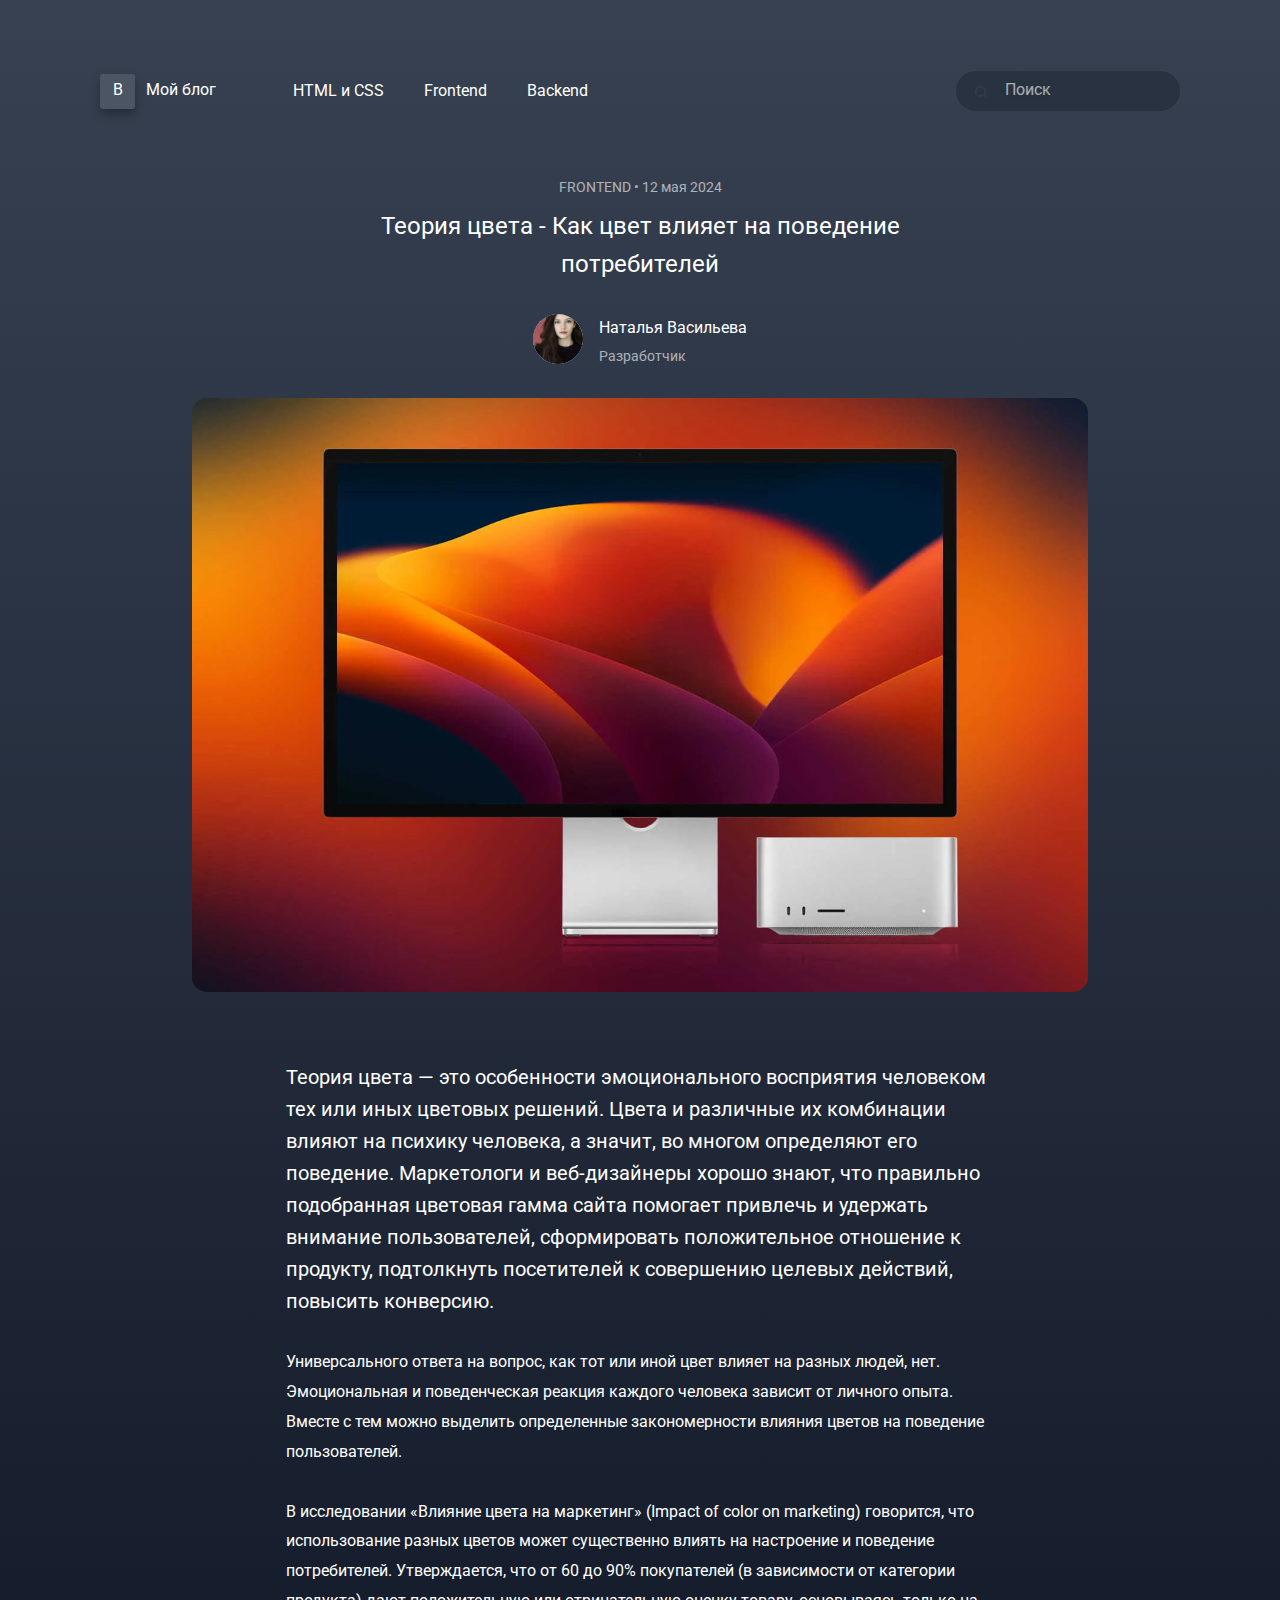
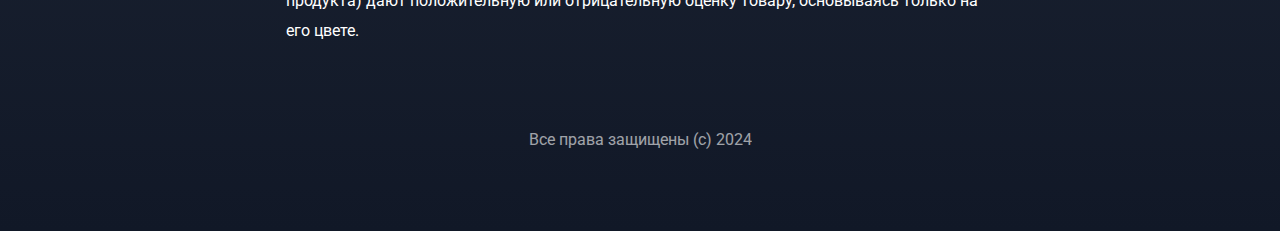
<file: 1-blog/index.html>
<!DOCTYPE html>
<html lang="en">
   <head>
      <meta charset="UTF-8" />
      <meta name="viewport" content="width=device-width, initial-scale=1.0" />
      <meta name="description" content="Блог о теории цвета. Цвет и потребитель." />
      <meta name="author" content="Наталья Васильева" />
      <meta name="keywords" content="Цвет, продажи, маркетинг" />
      <link rel="stylesheet" href="css/style.css" />
      <title>Blog</title>
   </head>
   <body>
      <header class="header">
         <div class="header__container">
            <div class="header__logo">
               <a href="#" class="header__link">Мой блог</a>
            </div>
            <div class="header__menu menu">
               <nav class="menu__body">
                  <ul class="menu__list">
                     <li class="menu__item">
                        <a href="#" class="menu__link">HTML и CSS</a>
                     </li>
                     <li class="menu__item">
                        <a href="#" class="menu__link">Frontend</a>
                     </li>
                     <li class="menu__item">
                        <a href="#" class="menu__link">Backend</a>
                     </li>
                  </ul>
               </nav>
            </div>
            <form action="#" method="get" class="header__input">
               <input type="search" name="search" placeholder="Поиск" class="header__search" />
            </form>
         </div>
      </header>
      <main class="main">
         <section class="main__theory-color theory-color">
            <div class="theory-color__container">
               <div class="theory-color__header headers">
                  <p class="headers__subtitle">FRONTEND &bull;<span> 12 мая 2024</span></p>
                  <h1 class="headers__title">
                     Теория цвета - Как цвет влияет на поведение потребителей
                  </h1>
               </div>
               <div class="theory-color__info info">
                  <div class="info__avatar">
                     <img src="./img/avatar.jpeg" alt="аватарка" />
                  </div>
                  <div class="info__body">
                     <p class="info__name">Наталья Васильева</p>
                     <p class="info__text">Разработчик</p>
                  </div>
               </div>
               <div class="theory-color__img">
                  <img src="./img/main_bg.jpg" alt="основная картинка - телевизор" />
               </div>
               <article class="theory-color__text text">
                  <p class="text__main">
                     Теория цвета — это особенности эмоционального восприятия человеком тех или иных
                     цветовых решений. Цвета и различные их комбинации влияют на психику человека, а
                     значит, во многом определяют его поведение. Маркетологи и веб-дизайнеры хорошо
                     знают, что правильно подобранная цветовая гамма сайта помогает привлечь и
                     удержать внимание пользователей, сформировать положительное отношение к
                     продукту, подтолкнуть посетителей к совершению целевых действий, повысить
                     конверсию.
                  </p>
                  <p class="text__main text__main_16px">
                     Универсального ответа на вопрос, как тот или иной цвет влияет на разных людей,
                     нет. Эмоциональная и поведенческая реакция каждого человека зависит от личного
                     опыта. Вместе с тем можно выделить определенные закономерности влияния цветов
                     на поведение пользователей.
                  </p>
                  <p class="text__main text__main_16px">
                     В исследовании «Влияние цвета на маркетинг» (Impact of color on marketing)
                     говорится, что использование разных цветов может существенно влиять на
                     настроение и поведение потребителей. Утверждается, что от 60 до 90% покупателей
                     (в зависимости от категории продукта) дают положительную или отрицательную
                     оценку товару, основываясь только на его цвете.
                  </p>
               </article>
            </div>
         </section>
      </main>
      <footer class="footer">
         <p class="footer__text">Все права защищены (c) 2024</p>
      </footer>
   </body>
</html>
</file>
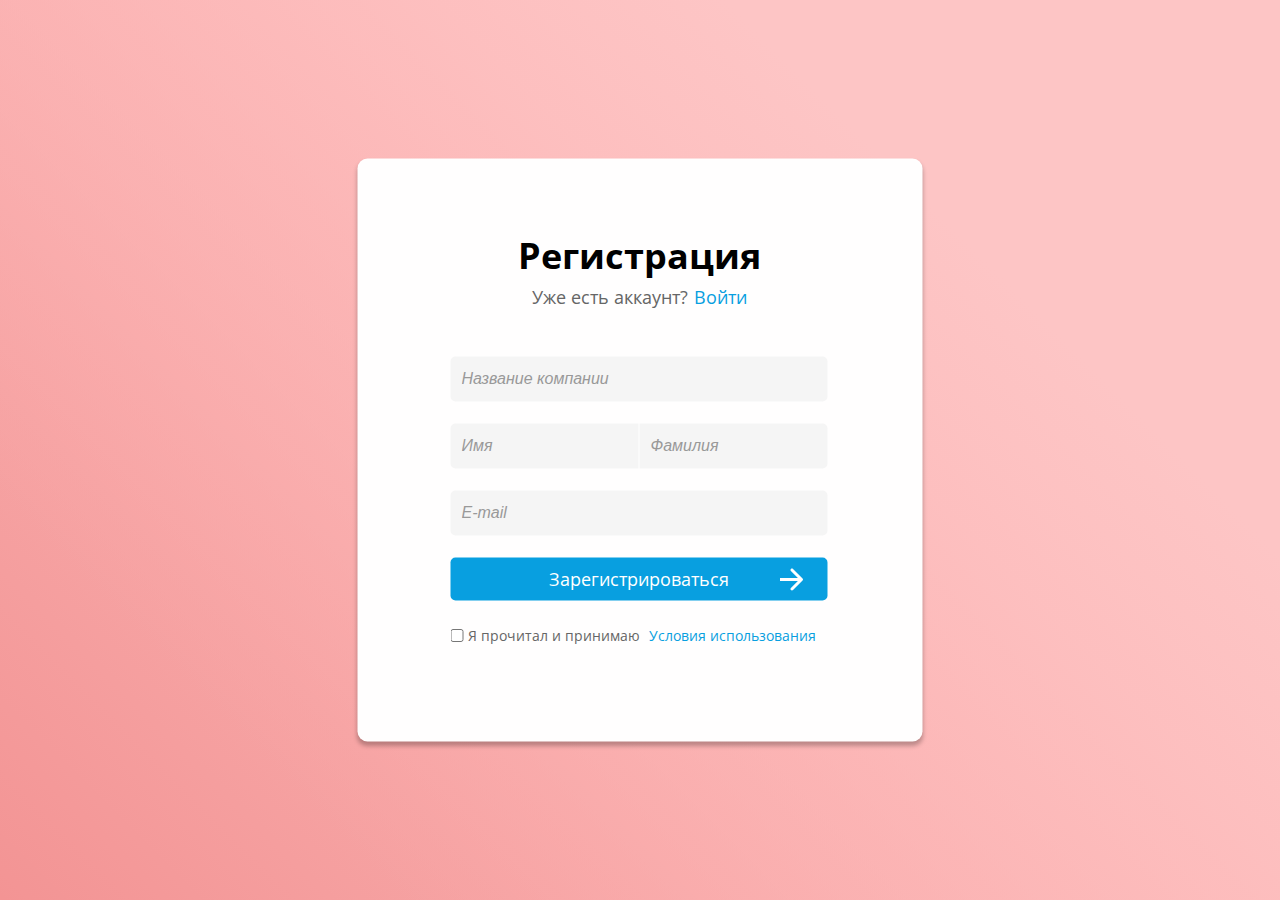
<file: 2-form/index.html>
<!DOCTYPE html>
<html lang="en">
   <head>
      <meta charset="UTF-8" />
      <meta name="viewport" content="width=device-width, initial-scale=1.0" />
      <link rel="stylesheet" href="style.css" />
      <title>Form</title>
   </head>
   <body>
      <main class="main">
         <form action="#" class="form">
            <div class="form__headers headers">
               <h1 class="headers__title">Регистрация</h1>
               <p class="headers__text">
                  Уже есть аккаунт?<a href="#" class="headers__link">Войти</a>
               </p>
            </div>
            <div class="form__items">
               <div class="form__item">
                  <input
                     type="text"
                     placeholder="Название компании"
                     name="company"
                     id="company"
                     required
                  />
               </div>
               <div class="form__item form__item_name">
                  <input type="text" placeholder="Имя" name="name" required id="name" />
                  <input type="text" placeholder="Фамилия" name="surname" required id="surname" />
               </div>
               <div class="form__item">
                  <input type="email" name="email" id="email" placeholder="E-mail" required />
               </div>
            </div>
            <button type="submit" class="form__button">
               Зарегистрироваться<img src="img/icons/arrow.svg" alt="arrow" />
            </button>
            <div class="form__conditions">
               <input type="checkbox" name="conditions" id="conditions" class="conditions__input" />
               <label class="conditions" for="conditions"
                  >Я прочитал и принимаю
                  <a href="#" class="conditions__link">Условия использования</a></label
               >
            </div>
         </form>
      </main>
   </body>
</html>
</file>
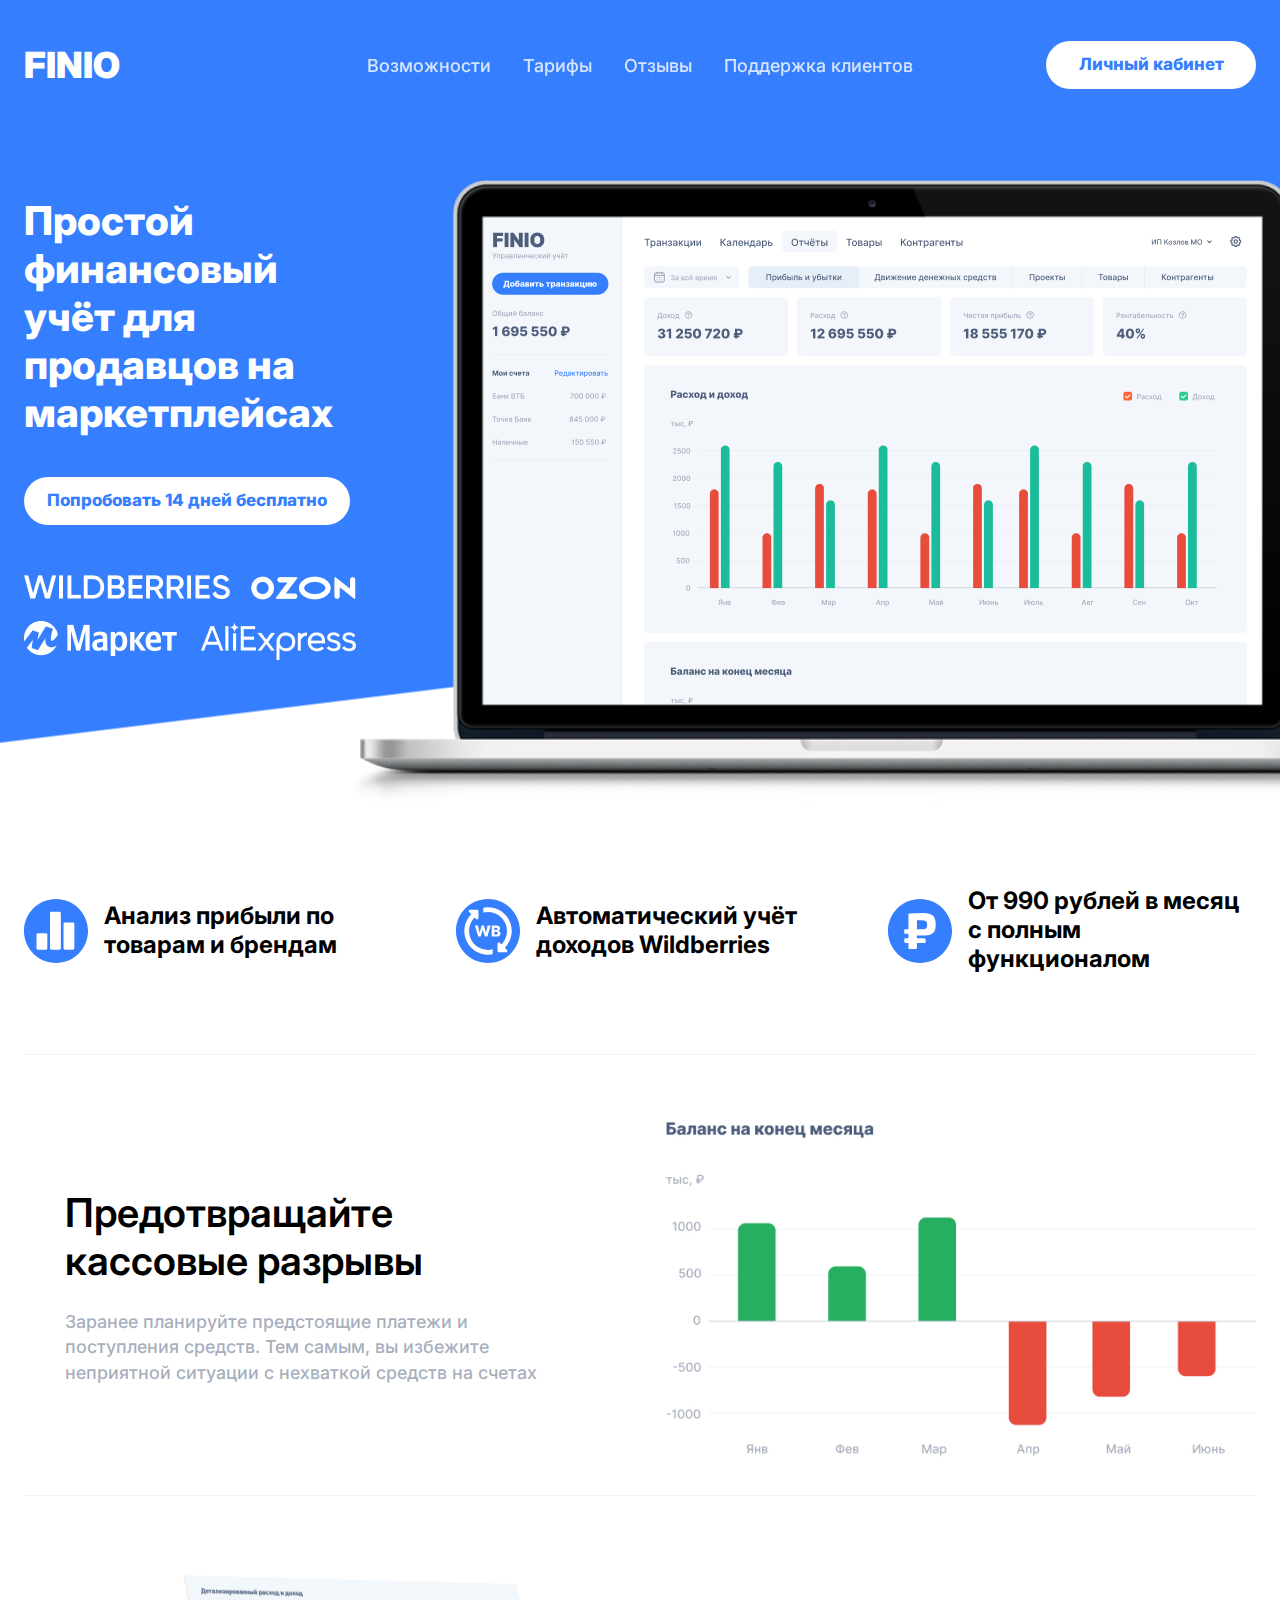
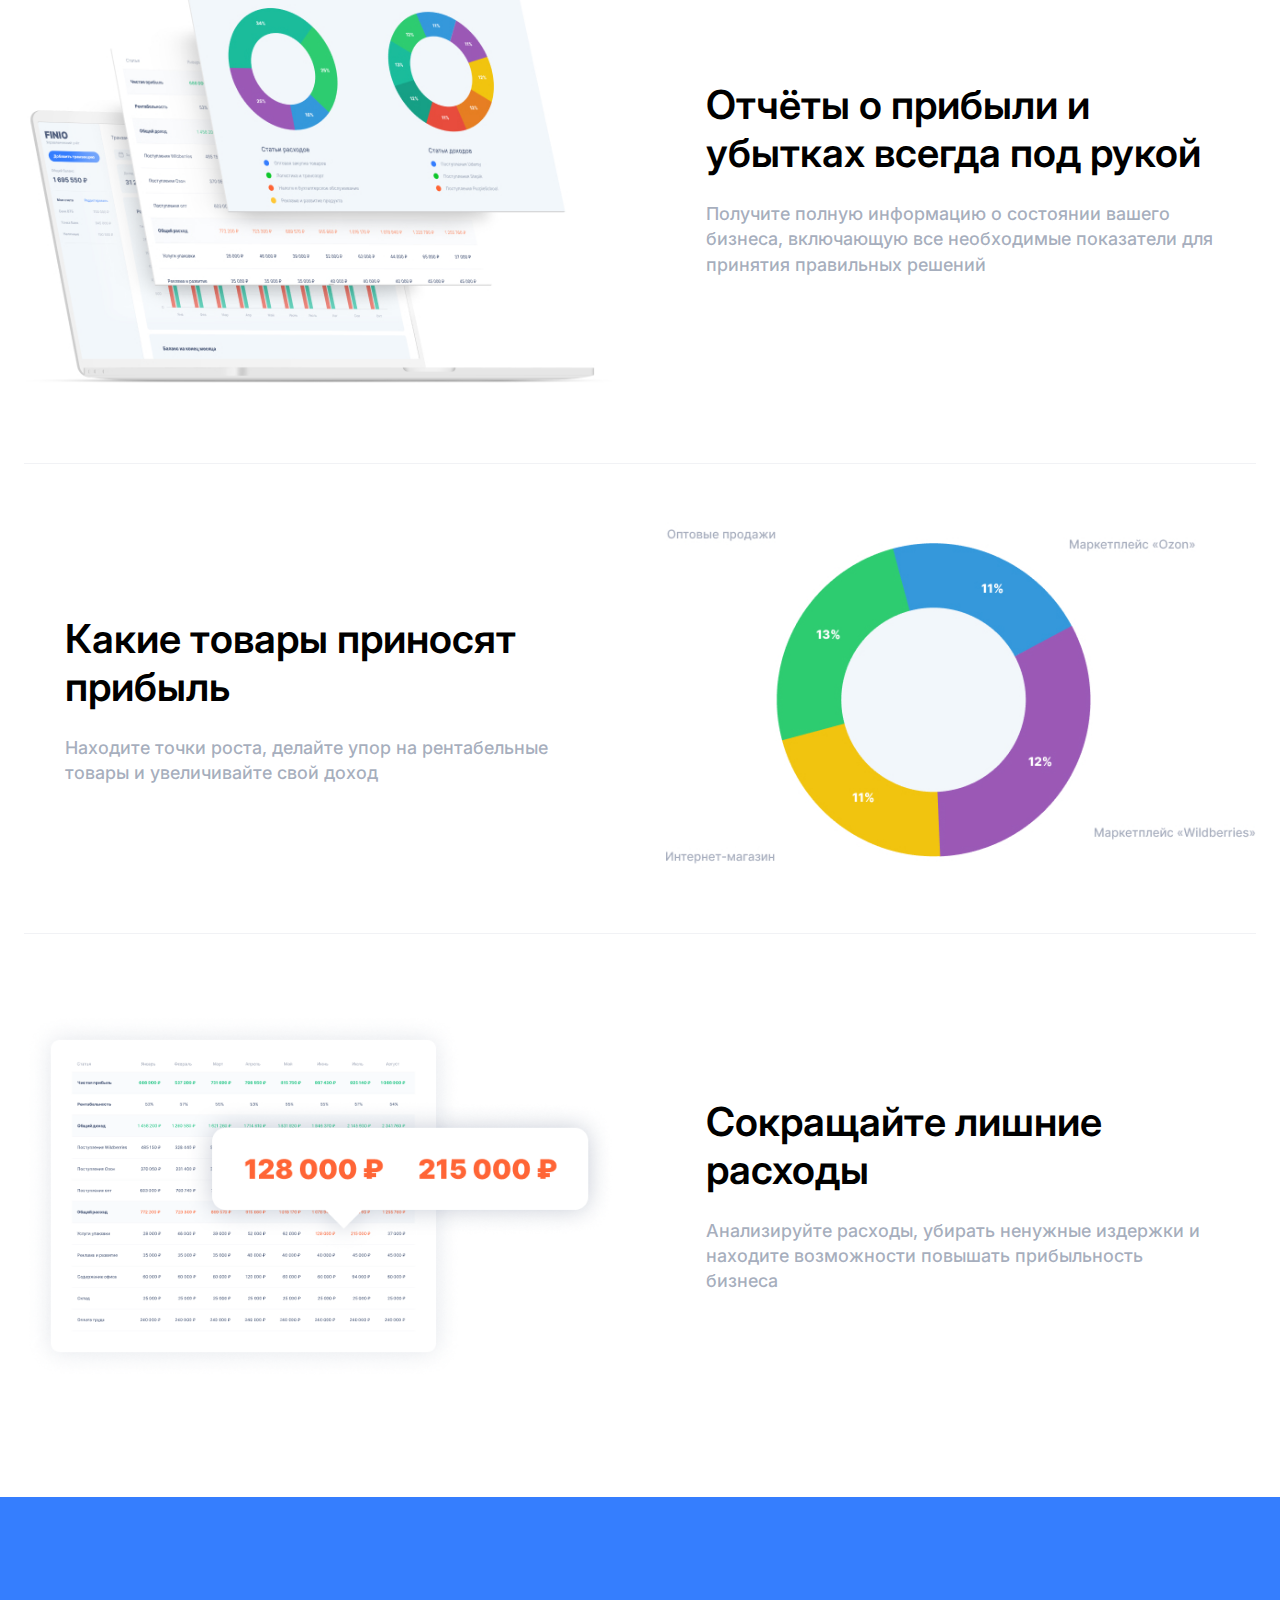
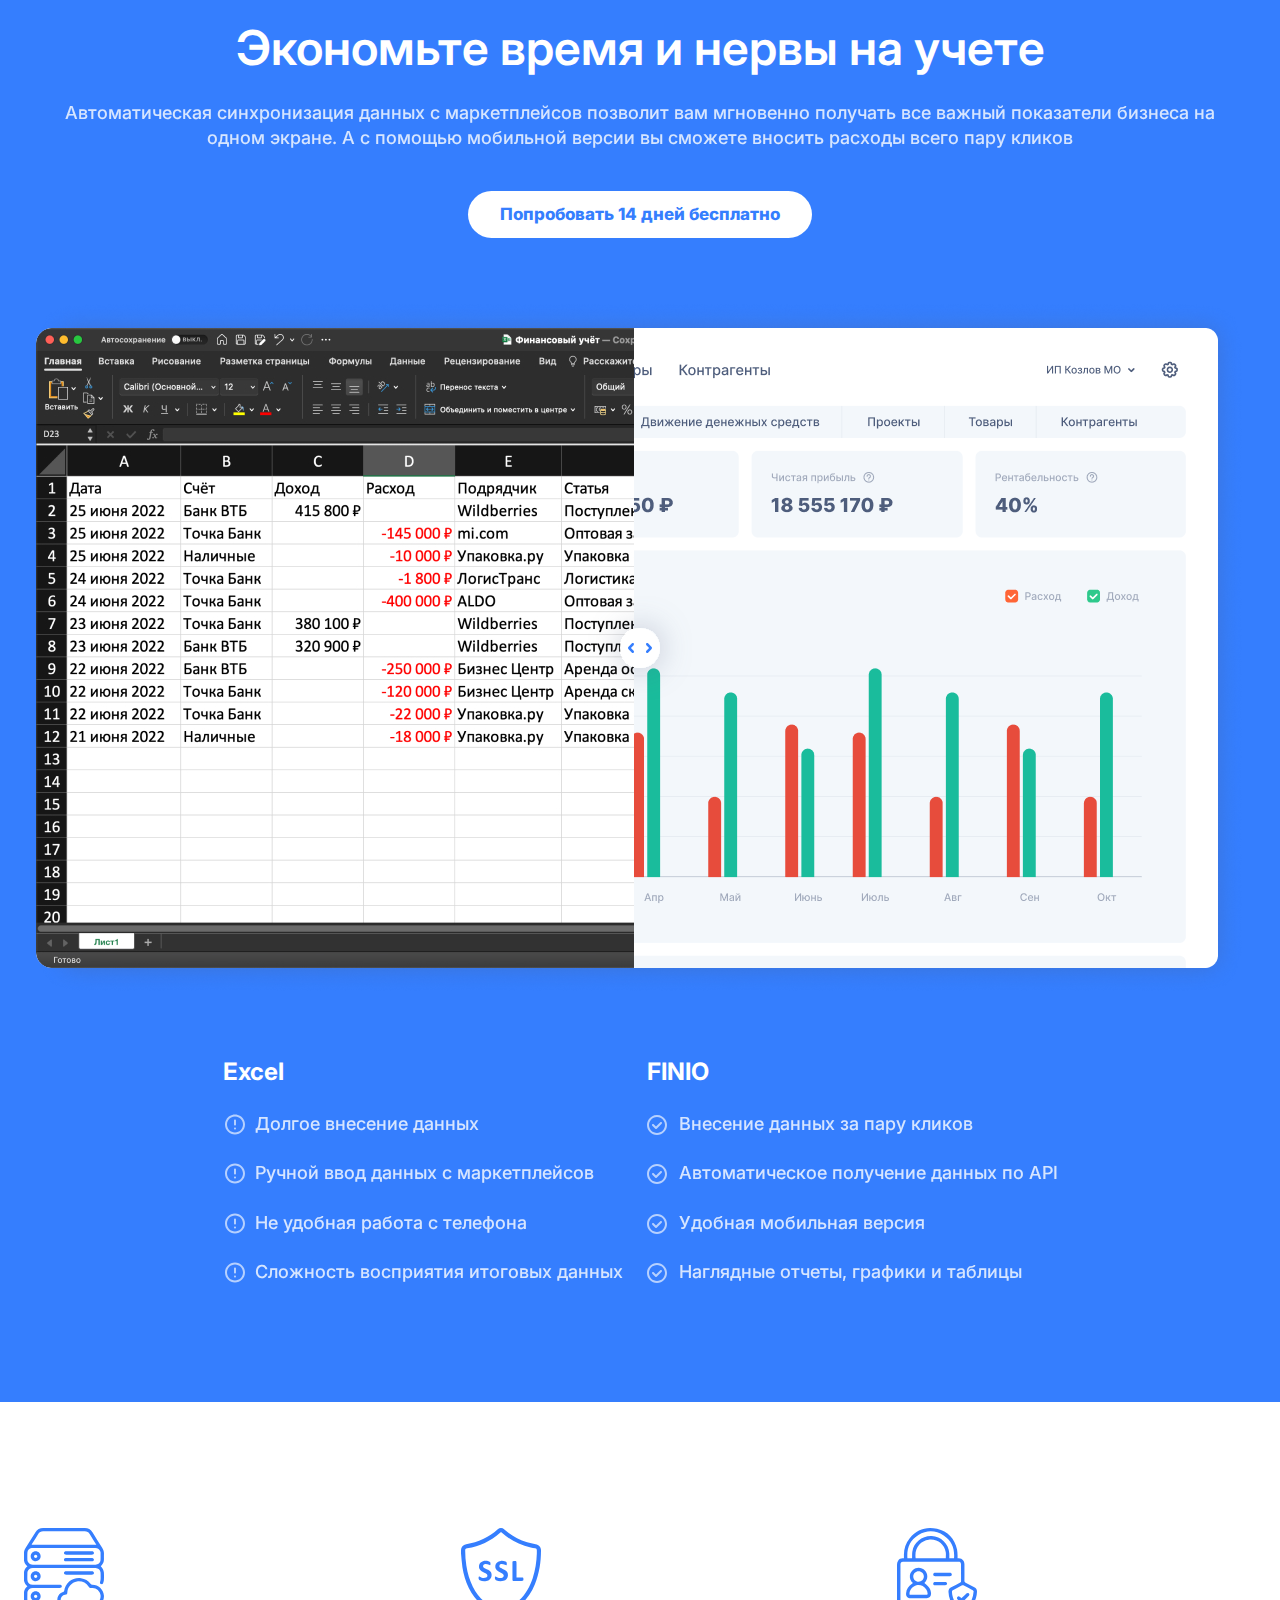
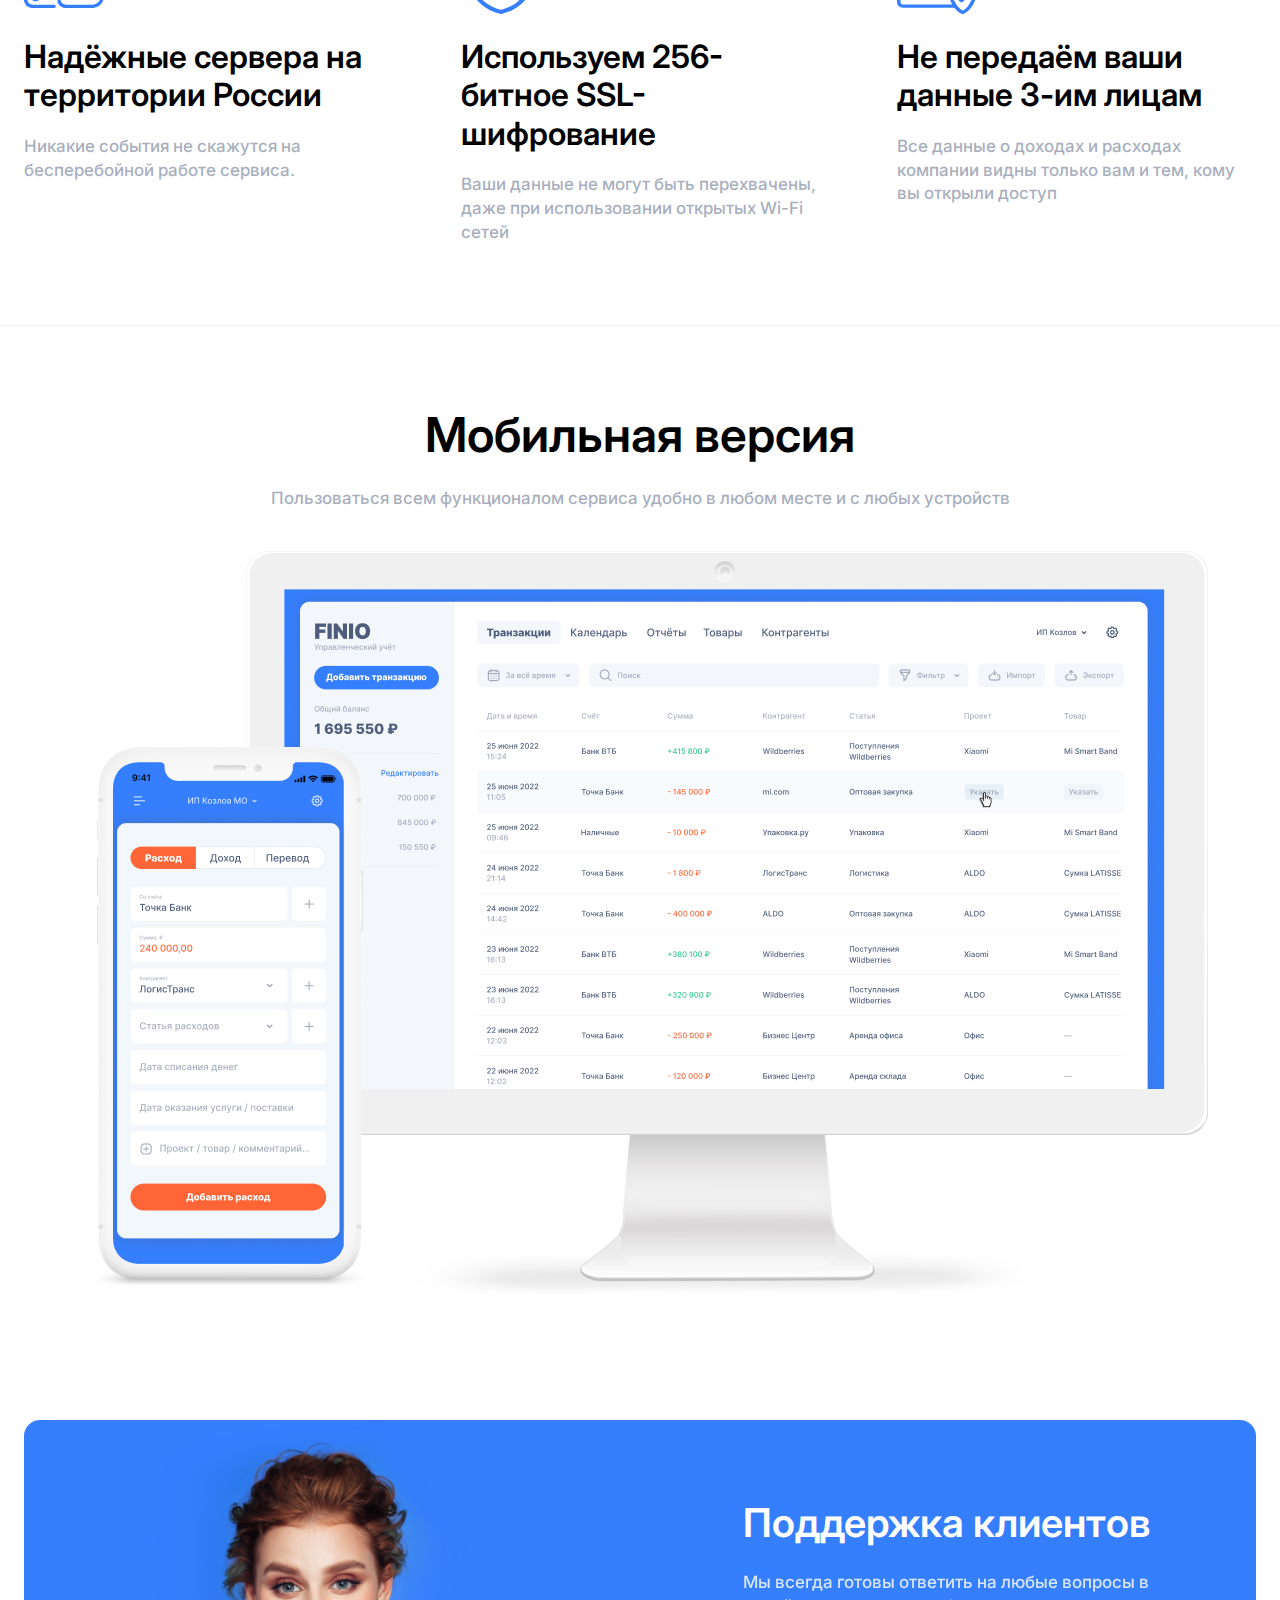
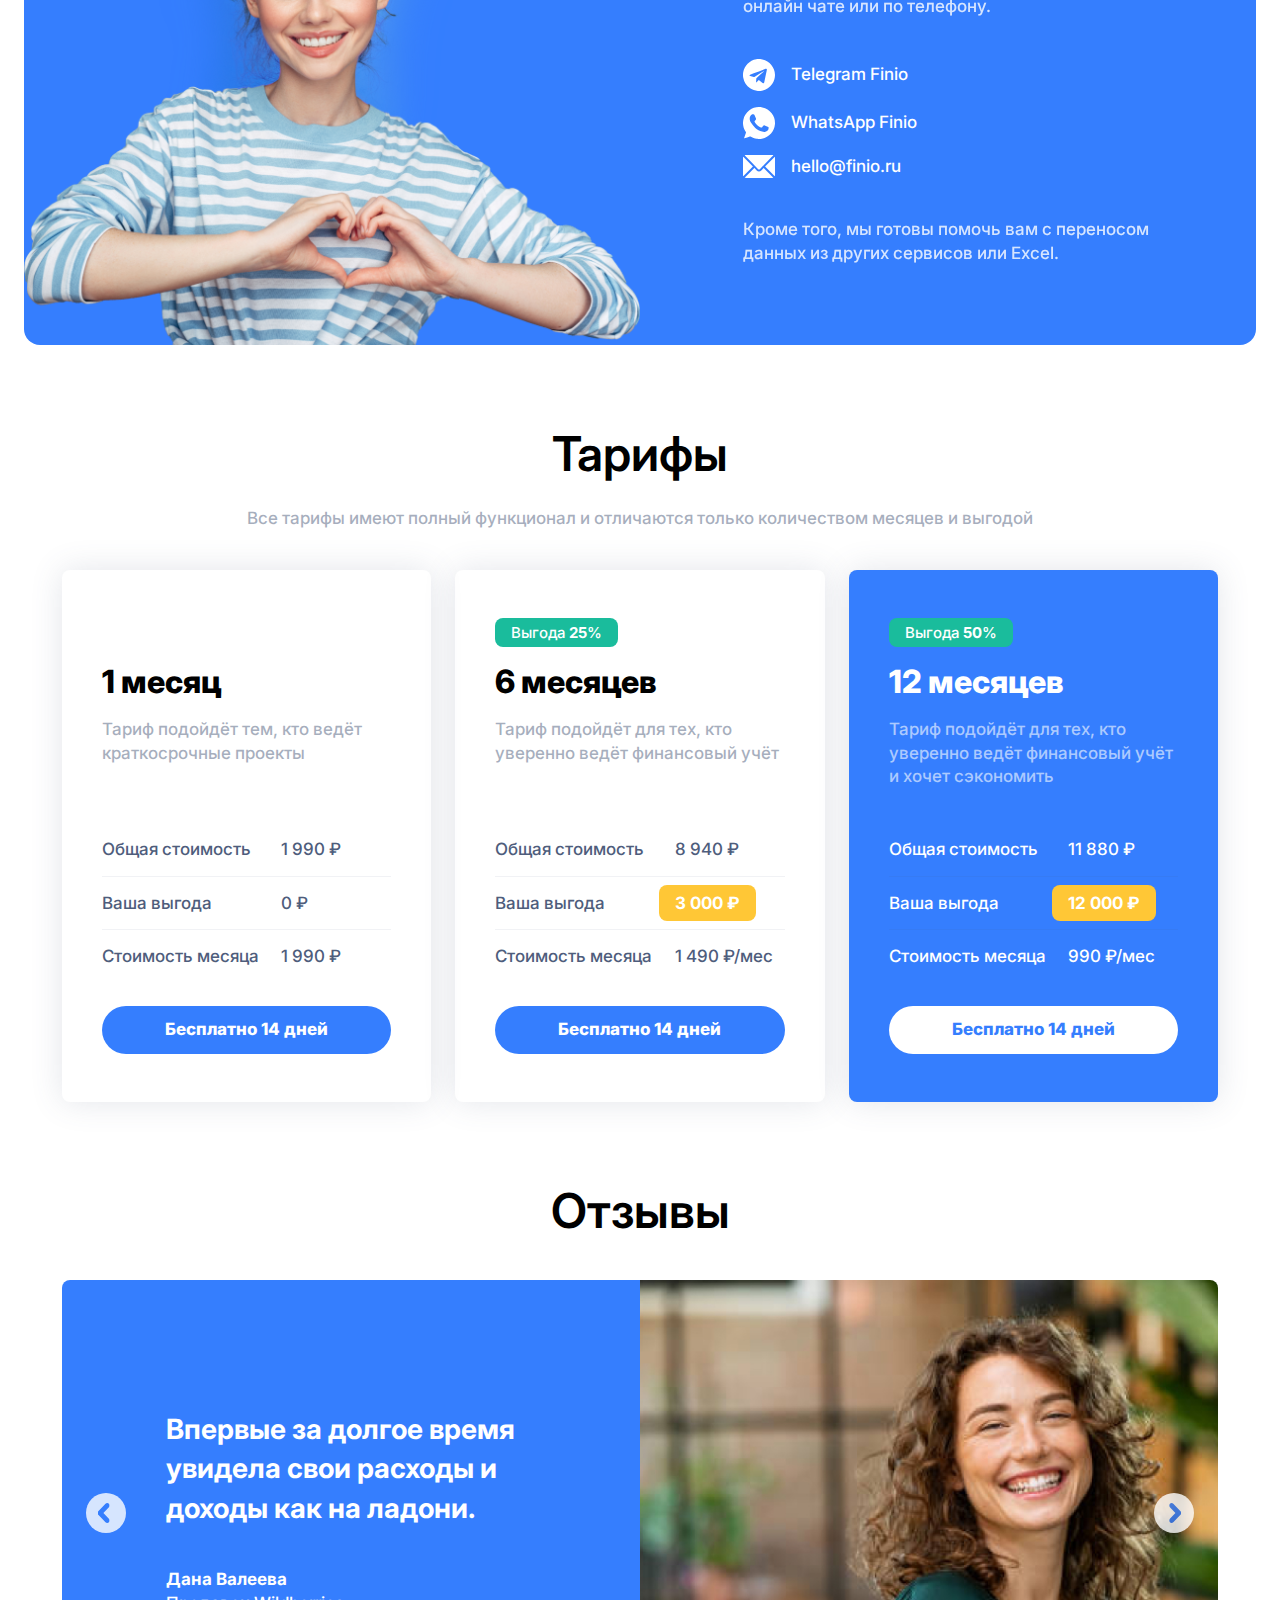
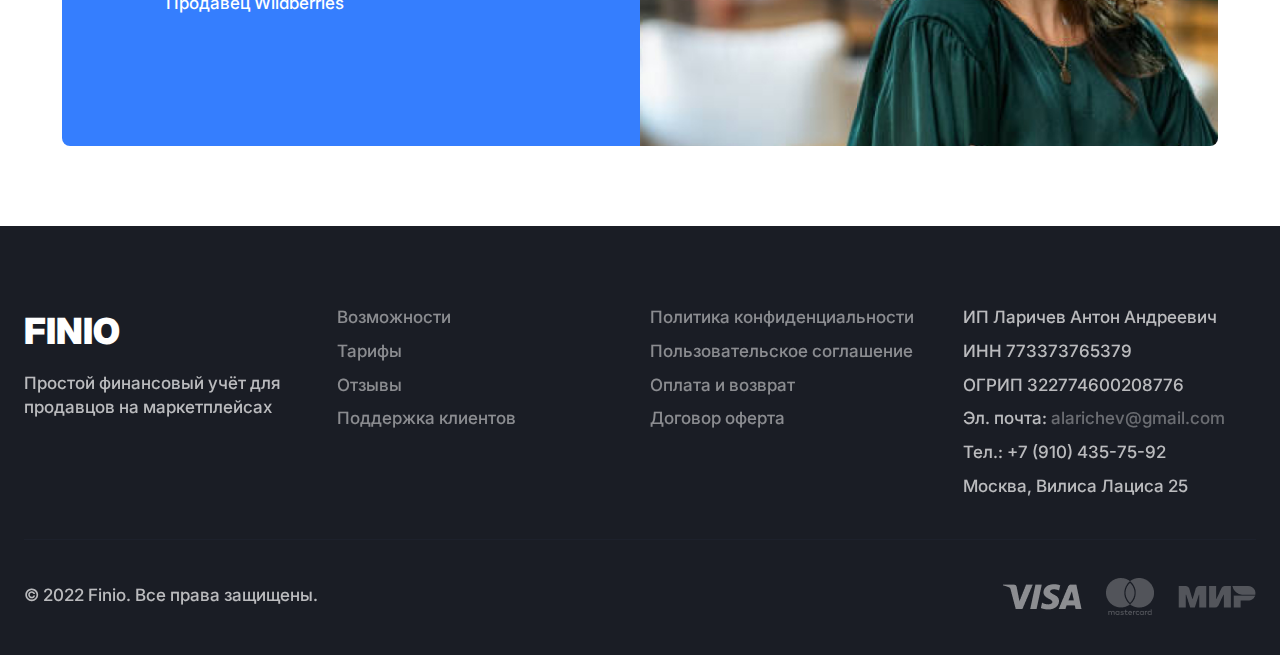
<file: 3-Finio/index.html>
<!DOCTYPE html>
<html lang="en">
   <head>
      <meta charset="UTF-8" />
      <meta name="viewport" content="width=device-width, initial-scale=1.0" />
      <meta name="description" content="Простой финансовый учёт для продавцов на маркетплейсах" />
      <meta name="keywords" content="Финансовый учетб продажиб клиенты, маркетингб приложение" />
      <link rel="stylesheet" href="css/global.css" />
      <link rel="stylesheet" href="css/components.css" />
      <link rel="stylesheet" href="css/header.css" />
      <link rel="stylesheet" href="css/footer.css" />
      <title>Finio</title>
   </head>
   <body>
      <header class="header">
         <div class="header__container header__container_wide">
            <div class="header__column">
               <a href="#" class="header__logo title_fz36">finio</a>
            </div>
            <div class="header__column header__column_wide">
               <div class="header__menu menu">
                  <nav class="menu__body">
                     <ul class="menu__list">
                        <li class="menu__item"><a href="" class="menu__link">Возможности</a></li>
                        <li class="menu__item"><a href="" class="menu__link">Тарифы</a></li>
                        <li class="menu__item"><a href="" class="menu__link">Отзывы</a></li>
                        <li class="menu__item">
                           <a href="" class="menu__link">Поддержка клиентов</a>
                        </li>
                     </ul>
                  </nav>
               </div>
            </div>
            <div class="header__column header__column_auth">
               <button class="button button__auth">Личный кабинет</button>
            </div>
            <button type="button" class="menu__icon icon-menu">
               <img src="img/icons/header/menu-burger.svg" alt="меню бургер" />
            </button>
         </div>
      </header>
      <main>
         <section class="board">
            <div class="board__container">
               <div class="board__body">
                  <h1 class="board__title title title_fz40">
                     Простой финансовый учёт для продавцов на маркетплейсах
                  </h1>
                  <button class="button button__board">Попробовать 14 дней бесплатно</button>
                  <img src="img/marketplaces.png" alt="иконки маркетплейсов" />
               </div>
               <div class="board__image">
                  <img src="img/board.png" alt="картинка ноутбука с графиками" />
               </div>
            </div>
            <!-- <div class="white-strip"></div> -->
         </section>
         <section class="analysis">
            <div class="analysis__container">
               <div class="analysis__item">
                  <img src="img/icons/board/1.svg" alt="иконка графиков" />
                  <p class="analysis__title title_fz24">Анализ прибыли по товарам и брендам</p>
               </div>
               <div class="analysis__item">
                  <img src="img/icons/board/2.svg" alt="wildberries" />
                  <p class="analysis__title title_fz24">Автоматический учёт доходов Wildberries</p>
               </div>
               <div class="analysis__item">
                  <img src="img/icons/board/3.svg" alt="стоимость сервиса" />
                  <p class="analysis__title title_fz24">
                     От 990 рублей в месяц с полным функционалом
                  </p>
               </div>
            </div>
         </section>
         <section class="profit">
            <div class="profit__container">
               <div class="profit__body profit__body_padding63-38">
                  <div class="profit__content">
                     <div class="profit__column">
                        <div class="profit__title title title_fz40">
                           Предотвращайте кассовые разрывы
                        </div>
                        <div class="profit__text">
                           Заранее планируйте предстоящие платежи и поступления средств. Тем самым,
                           вы избежите неприятной ситуации с нехваткой средств на счетах
                        </div>
                     </div>
                  </div>
                  <div class="profit__image">
                     <img src="img/profit/01.jpg" alt="баланс на конец месяца" />
                  </div>
               </div>
               <div class="profit__body profit__body_padding80-80 profit__body_reverse">
                  <div class="profit__content">
                     <div class="profit__column profit__column_reverse">
                        <div class="profit__title title title_fz40">
                           Отчёты о прибыли и убытках всегда под рукой
                        </div>
                        <div class="profit__text">
                           Получите полную информацию о состоянии вашего бизнеса, включающую все
                           необходимые показатели для принятия правильных решений
                        </div>
                     </div>
                  </div>
                  <div class="profit__image">
                     <img src="img/profit/02.jpg" alt="отчеты о прибыли" />
                  </div>
               </div>
               <div class="profit__body profit__body_padding45-41">
                  <div class="profit__content">
                     <div class="profit__column">
                        <div class="profit__title title title_fz40">
                           Какие товары приносят прибыль
                        </div>
                        <div class="profit__text">
                           Находите точки роста, делайте упор на рентабельные товары и увеличивайте
                           свой доход
                        </div>
                     </div>
                  </div>
                  <div class="profit__image">
                     <img src="img/profit/03.jpg" alt="какие товары приносят прибыль" />
                  </div>
               </div>
               <div class="profit__body profit__body_padding80 profit__body_reverse">
                  <div class="profit__content">
                     <div class="profit__column">
                        <div class="profit__title title title_fz40">Сокращайте лишние расходы</div>
                        <div class="profit__text">
                           Анализируйте расходы, убирать ненужные издержки и находите возможности
                           повышать прибыльность бизнеса
                        </div>
                     </div>
                  </div>
                  <div class="profit__image">
                     <img src="img/profit/main.png" alt="Сокращайте расходы" />
                  </div>
               </div>
            </div>
         </section>
         <section class="synchronization">
            <div class="synchronization__container">
               <div class="synchronization__header">
                  <div class="synchronization__title title_fz48">
                     Экономьте время и нервы на учете
                  </div>
                  <div class="synchronization__text">
                     Автоматическая синхронизация данных с маркетплейсов позволит вам мгновенно
                     получать все важный показатели бизнеса на одном экране. А с помощью мобильной
                     версии вы сможете вносить расходы всего пару кликов
                  </div>
                  <button class="button button__synch">Попробовать 14 дней бесплатно</button>
               </div>
               <div class="synchronization__image image-synch">
                  <img
                     class="image-synch__arrows"
                     src="img/synchronization/arrows.svg"
                     alt="стрелки"
                  />
                  <div class="image-synch__left">
                     <img
                        class="image-synch__image"
                        src="img/synchronization/main.png"
                        alt="отчет превью"
                     />
                  </div>
                  <div class="image-synch__right">
                     <img
                        class="image-synch__image"
                        src="img/synchronization/01.jpg"
                        alt="отчет превью"
                     />
                  </div>
               </div>
               <div class="synchronization__table table-synch">
                  <div class="table-synch__left">
                     <div class="table-synch__title">Excel</div>
                     <ul class="table-synch__body">
                        <li class="table-synch__list">Долгое внесение данных</li>
                        <li class="table-synch__list">Ручной ввод данных с маркетплейсов</li>
                        <li class="table-synch__list">Не удобная работа с телефона</li>
                        <li class="table-synch__list">Сложность восприятия итоговых данных</li>
                     </ul>
                  </div>
                  <div class="table-synch__right">
                     <div class="table-synch__title">FINIO</div>
                     <ul class="table-synch__body">
                        <li class="table-synch__list table-synch__list_arrow">
                           Внесение данных за пару кликов
                        </li>
                        <li class="table-synch__list table-synch__list_arrow">
                           Автоматическое получение данных по API
                        </li>
                        <li class="table-synch__list table-synch__list_arrow">
                           Удобная мобильная версия
                        </li>
                        <li class="table-synch__list table-synch__list_arrow">
                           Наглядные отчеты, графики и таблицы
                        </li>
                     </ul>
                  </div>
               </div>
            </div>
         </section>
         <section class="protection">
            <div class="protection__container">
               <div class="protection__items">
                  <div class="protection__item item-protection">
                     <div class="item-protection__image">
                        <img src="img/icons/protection/01.svg" alt="servers" />
                     </div>
                     <div class="item-protection__title title_fz32">
                        Надёжные сервера на территории России
                     </div>
                     <div class="item-protection__text text">
                        Никакие события не скажутся на бесперебойной работе сервиса.
                     </div>
                  </div>
                  <div class="protection__item item-protection">
                     <div class="item-protection__image">
                        <img src="img/icons/protection/02.svg" alt="ssl" />
                     </div>
                     <div class="item-protection__title title_fz32">
                        Используем 256-битное SSL-шифрование
                     </div>
                     <div class="item-protection__text text">
                        Ваши данные не могут быть перехвачены, даже при использовании открытых Wi-Fi
                        сетей
                     </div>
                  </div>
                  <div class="protection__item item-protection">
                     <div class="item-protection__image">
                        <img src="img/icons/protection/03.svg" alt="security" />
                     </div>
                     <div class="item-protection__title title_fz32">
                        Не передаём ваши данные 3-им лицам
                     </div>
                     <div class="item-protection__text text">
                        Все данные о доходах и расходах компании видны только вам и тем, кому вы
                        открыли доступ
                     </div>
                  </div>
               </div>
            </div>
            <div class="divider"></div>
         </section>
         <section class="mobile">
            <div class="mobile__container">
               <div class="mobile__header header-mobile">
                  <h2 class="header-mobile__title title_fz48 title">Мобильная версия</h2>
                  <div class="header-mobile__text text">
                     Пользоваться всем функционалом сервиса удобно в любом месте и с любых устройств
                  </div>
               </div>
               <div class="mobile__images">
                  <img
                     src="img/mobile/01.jpg"
                     alt="монитор и мобильный телефон"
                     class="mobile__images-desc"
                  />
                  <img src="img/mobile/02.jpg" alt="" class="mobile__images-mobile" />
               </div>
            </div>
         </section>
         <section class="support">
            <div class="support__container">
               <div class="support__content">
                  <div class="support__image">
                     <img src="img/support/girl.png" alt="девушка" />
                  </div>
                  <div class="support__body">
                     <div class="support__column">
                        <div class="support__title title_fz40">Поддержка клиентов</div>
                        <p class="support__text text">
                           Мы всегда готовы ответить на любые вопросы в онлайн чате или по телефону.
                        </p>
                        <ul class="support__ul">
                           <li class="support__list">
                              <img src="img/support/telegram.svg" alt="telegram" /><a href="#"
                                 >Telegram Finio</a
                              >
                           </li>
                           <li class="support__list">
                              <img src="img/support/whatsupp.svg" alt="whatsupp" /><a href="#"
                                 >WhatsApp Finio</a
                              >
                           </li>
                           <li class="support__list">
                              <img src="img/support/mail.svg" alt="mail" /><a href="#"
                                 >hello@finio.ru</a
                              >
                           </li>
                        </ul>
                        <p class="support__text text">
                           Кроме того, мы готовы помочь вам с переносом данных из других сервисов
                           или Excel.
                        </p>
                     </div>
                  </div>
               </div>
            </div>
         </section>
         <section class="rates">
            <div class="rates__container rates__container_small">
               <div class="rates__header">
                  <h2 class="rates__title title title_fz48">Тарифы</h2>
                  <p class="rates__text text">
                     Все тарифы имеют полный функционал и отличаются только количеством месяцев и
                     выгодой
                  </p>
               </div>
               <div class="cards">
                  <div class="card">
                     <div class="card__header">
                        <h3 class="card__title">1 месяц</h3>
                        <p class="card__text">
                           Тариф подойдёт тем, кто ведёт краткосрочные проекты
                        </p>
                     </div>
                     <div class="card__content">
                        <div class="card__body body-card">
                           <div class="body-card__title">Общая стоимость</div>
                           <div class="body-card__price">1 990 ₽</div>
                        </div>
                        <div class="divider card__divider"></div>
                        <div class="card__body body-card">
                           <div class="body-card__title">Ваша выгода</div>
                           <div class="body-card__price">0 ₽</div>
                        </div>
                        <div class="divider card__divider"></div>

                        <div class="card__body body-card">
                           <div class="body-card__title">Стоимость месяца</div>
                           <div class="body-card__price">1 990 ₽</div>
                        </div>
                     </div>
                     <button class="card__button button">Бесплатно 14 дней</button>
                  </div>
                  <div class="card">
                     <div class="card__benefit">
                        <span>Выгода <b>25</b>%</span>
                     </div>
                     <div class="card__header">
                        <h3 class="card__title">6 месяцев</h3>
                        <p class="card__text">
                           Тариф подойдёт для тех, кто уверенно ведёт финансовый учёт
                        </p>
                     </div>
                     <div class="card__content">
                        <div class="card__body body-card">
                           <div class="body-card__title">Общая стоимость</div>
                           <div class="body-card__price">8 940 ₽</div>
                        </div>
                        <div class="divider card__divider"></div>
                        <div class="card__body body-card">
                           <div class="body-card__title">Ваша выгода</div>
                           <div class="body-card__price">
                              <span class="body-card__currency">3 000 ₽</span>
                           </div>
                        </div>
                        <div class="divider card__divider"></div>

                        <div class="card__body body-card">
                           <div class="body-card__title">Стоимость месяца</div>
                           <div class="body-card__price">1 490 ₽/мес</div>
                        </div>
                     </div>
                     <button class="card__button button">Бесплатно 14 дней</button>
                  </div>
                  <div class="card card_active">
                     <div class="card__benefit">
                        <span>Выгода <b>50</b>%</span>
                     </div>
                     <div class="card__header">
                        <h3 class="card__title card__title_active">12 месяцев</h3>
                        <p class="card__text card__text_active">
                           Тариф подойдёт для тех, кто уверенно ведёт финансовый учёт и хочет
                           сэкономить
                        </p>
                     </div>
                     <div class="card__content">
                        <div class="card__body body-card body-card_active">
                           <div class="body-card__title">Общая стоимость</div>
                           <div class="body-card__price">11 880 ₽</div>
                        </div>
                        <div class="divider card__divider"></div>
                        <div class="card__body body-card body-card_active">
                           <div class="body-card__title">Ваша выгода</div>
                           <div class="body-card__price">
                              <span class="body-card__currency">12 000 ₽</span>
                           </div>
                        </div>
                        <div class="divider card__divider"></div>

                        <div class="card__body body-card body-card_active">
                           <div class="body-card__title">Стоимость месяца</div>
                           <div class="body-card__price">990 ₽/мес</div>
                        </div>
                     </div>
                     <button class="card__button button button_active">Бесплатно 14 дней</button>
                  </div>
               </div>
            </div>
         </section>
         <section class="reviews">
            <div class="reviews__container reviews__container_small">
               <div class="reviews__title title title_fz48">Отзывы</div>
               <div class="reviews__body body-reviews">
                  <div class="arrow-left">
                     <img src="img/reviews/arrow-left.svg" alt="стрелочка налево" />
                  </div>
                  <div class="body-reviews__content">
                     <div class="body-reviews__text">
                        <div class="body-reviews__title">
                           Впервые за долгое время увидела свои расходы и доходы как на ладони.
                        </div>
                        <p class="body-reviews__name">Дана Валеева</p>
                        <p class="body-reviews__desc">Продавец Wildberries</p>
                     </div>
                     <img src="img/reviews/points.svg" alt="точки" class="reviews__points" />
                  </div>
                  <div class="body-reviews__image">
                     <img src="img/reviews/01.jpg" alt="фото девушки" />
                  </div>
                  <div class="arrow-right">
                     <img src="img/reviews/arrow-right.svg" alt="стрелочка направо" />
                  </div>
               </div>
            </div>
         </section>
      </main>
      <footer class="footer">
         <div class="footer__container">
            <div class="footer__up">
               <div class="footer__menu">
                  <div class="menu-small">
                     <div class="footer__logo">finio</div>
                     <div class="footer__description">
                        Простой финансовый учёт для продавцов на маркетплейсах
                     </div>
                  </div>

                  <nav class="menu-small">
                     <ul class="menu-small__list">
                        <li class="menu-small__item">
                           <a href="" class="menu-small__link">Возможности</a>
                        </li>
                        <li class="menu-small__item">
                           <a href="" class="menu-small__link">Тарифы</a>
                        </li>
                        <li class="menu-small__item">
                           <a href="" class="menu-small__link">Отзывы</a>
                        </li>
                        <li class="menu-small__item">
                           <a href="" class="menu-small__link">Поддержка клиентов</a>
                        </li>
                     </ul>
                  </nav>
                  <nav class="menu-small">
                     <ul class="menu-small__list">
                        <li class="menu-small__item">
                           <a href="" class="menu-small__link">Политика конфиденциальности</a>
                        </li>
                        <li class="menu-small__item">
                           <a href="" class="menu-small__link">Пользовательское соглашение</a>
                        </li>
                        <li class="menu-small__item">
                           <a href="" class="menu-small__link">Оплата и возврат</a>
                        </li>
                        <li class="menu-small__item">
                           <a href="" class="menu-small__link">Договор оферта</a>
                        </li>
                     </ul>
                  </nav>
                  <div class="menu-small">
                     <ul class="menu-small__list">
                        <li class="menu-small__item">ИП Ларичев Антон Андреевич</li>
                        <li class="menu-small__item">ИНН 773373765379</li>
                        <li class="menu-small__item">ОГРИП 322774600208776</li>
                        <li class="menu-small__item">
                           Эл. почта: <span>alarichev@gmail.com</span>
                        </li>
                        <li class="menu-small__item">Тел.: +7 (910) 435-75-92</li>
                        <li class="menu-small__item">Москва, Вилиса Лациса 25</li>
                     </ul>
                  </div>
               </div>
            </div>
            <div class="divider footer__divider"></div>
            <div class="footer__down">
               <div class="footer__copyright">© 2022 Finio. Все права защищены.</div>
               <img src="img/footer/visa.png" alt="visa" />
            </div>
         </div>
      </footer>
   </body>
</html>
</file>
<file: 1-blog/css/style.css>
@import url('https://fonts.googleapis.com/css?family=Roboto:100,100italic,300,300italic,regular,italic,500,500italic,700,700italic,900,900italic');

/* ОБНУЛЕНИЕ СТИЛЕЙ */
*,
*::before,
*::after {
   margin: 0;
   padding: 0;
   border: 0;
   box-sizing: border-box;
}

li {
   list-style: none;
}

a,
a:visited {
   text-decoration: none;
}

a:hover {
   text-decoration: none;
}

h1,
h2,
h3,
h4,
h5,
h6 {
   font-weight: inherit;
   font-size: inherit;
}

img {
   vertical-align: top;
}

html,
body {
   /* height: 100%; */
   height: max-content;
}

html {
   font-size: 16px;
}

body {
   line-height: 1;
   color: #fff;
   font-family: 'Roboto', sans-serif;
   background: linear-gradient(180deg, #374151 0%, #111827 100%);
   /* background: #121928; */
}

.wrapper {
   min-height: 100%;
   overflow: hidden;
   display: flex;
   flex-direction: column;
}

/* ------------------------------ */

[class*='__container'] {
   max-width: 1080px;
   margin: 0px auto;
}

a {
   color: #fff;
   font-weight: 400;
   font-size: 16px;
   transition: all 0.3s;
}
input {
   font-family: 'Roboto';
   border-radius: 100px;
   height: 40px;
   background: rgba(31, 41, 55, 0.6);
   padding: 10px 0px 11px 49px;
   border: none;
   color: #fff;
   width: 100%;
}
input::placeholder {
   color: #fff;
   opacity: 0.6;
}

.header {
   padding: 71px 0px 0px 0px;
   margin: 0px 0px 69px 0px;
}
.header__container {
   display: flex;
   align-items: center;
   min-height: 40px;
   column-gap: 77px;
}

.header__link:hover {
   opacity: 0.6;
}
.header__link::before {
   content: 'В';
   display: inline-block;
   text-align: center;
   border-radius: 3px;
   width: 35px;
   height: 35px;
   background-color: #4b5563;
   margin: 0px 11px 0px 0px;
   padding: 8px 0px 0px 0px;
   box-shadow: 0px 5px 10px rgba(0, 0, 0, 0.3);
}
.header__menu {
   flex: 1 1 auto;
}
.header__input {
   flex: 0 0 224px;
   background: url('../img/icons/search.svg') 18px 14px no-repeat;
}
.header__search::placeholder {
   font-size: 16px;
   color: #fff;
}

.menu {
   display: flex;
   justify-content: flex-start;
}

.menu__list {
   display: flex;
   column-gap: 40px;
}

.menu__link:hover {
   opacity: 0.6;
}

.headers {
   max-width: 525px;

   margin: 0px auto;
}
.headers__subtitle {
   font-weight: 400;
   font-size: 14px;
   color: #fff;
   opacity: 0.6;
   text-align: center;
   margin: 0px 0px 14px 0px;
}
.headers__title {
   font-weight: 400;
   font-size: 24px;
   line-height: 158%;
   text-align: center;
   color: #fff;
   margin: 0px 0px 30px 0px;
}

.theory-color__info {
   margin: 0px 0px 28px 0px;
}
.info {
   display: flex;
   /* text-align: center; */
   justify-content: center;
   column-gap: 16px;
}
.info__body {
}

.info__avatar img {
   border-radius: 50%;
}
.info__name {
   font-weight: 400;
   font-size: 16px;
   line-height: 175%;
   color: #fff;
}
.info__text {
   font-weight: 400;
   font-size: 14px;
   line-height: 200%;
   color: #fff;
   opacity: 0.6;
}
.theory-color__img {
   max-width: 896px;
   margin: 0px auto;
}
.theory-color__img img {
   margin: 0px 0px 69px 0px;
   border-radius: 15px;
   width: 100%;
}

.text {
   max-width: 708px;
   margin: 0px auto;
}
.text__main {
   font-weight: 400;
   font-size: 20px;
   line-height: 160%;
   color: #fff;
}
.text__main:not(:last-child) {
   margin: 0px 0px 30px 0px;
}
.text__main_16px {
   font-size: 16px;
   line-height: 187%;
   color: #fff;
}
.footer {
   padding: 80px 0px 77px 0px;
   text-align: center;
}
.footer__text {
   font-weight: 400;
   font-size: 16px;
   line-height: 175%;
   text-align: center;
   color: #fff;
   opacity: 0.6;
}
</file>
<file: 2-form/style.css>
@import url('https://fonts.googleapis.com/css?family=Open+Sans:300,regular,500,600,700,800,300italic,italic,500italic,600italic,700italic,800italic');

/* ОБНУЛЕНИЕ СТИЛЕЙ */
*,
*::before,
*::after {
   margin: 0;
   padding: 0;
   border: 0;
   box-sizing: border-box;
}

li {
   list-style: none;
}

a,
a:visited {
   text-decoration: none;
}

a:hover {
   text-decoration: none;
}

h1,
h2,
h3,
h4,
h5,
h6 {
   font-weight: inherit;
   font-size: inherit;
}

img {
   vertical-align: top;
}

html,
body {
   height: 100%;
   /* height: max-content; */
}

html {
   font-size: 16px;
}

body {
   line-height: 1;
   color: #fff;
   font-family: 'Open Sans', sans-serif;
   background: linear-gradient(225deg, #fdc5c5 25.45%, rgba(242, 152, 222, 0) 100%),
      linear-gradient(225deg, #ffa5a5 33.09%, rgba(255, 255, 255, 0) 82.34%), #f39494;
}

.wrapper {
   min-height: 100%;
   overflow: hidden;
   display: flex;
   flex-direction: column;
}

/* ------------------------------ */

/* А ведь про этот padding я уже говорил)
идеально будет сделать мейн по размеру layout, по центру экрана (условно там у нас контент \ страница \ информация и т.п., даже если это тот же блог) */

/* 
.main {
   max-width: 1440px;
   margin: 0px auto;
}
.popup {
   position: absolute;
   top: 0;
   left: 0;
   text-align: center;
   display: flex;
   align-items: center;
   justify-content: center;
   height: 100vh;
   width: 100vw;
}
.form {
   max-width: 594px;
   height: 583px;
   border-radius: 10px;
   box-shadow: 0 4px 4px 0 rgba(0, 0, 0, 0.25);
   background: #fffefe;
   padding: 72px 95px 91px 93px;
} */

.main {
   max-width: 1440px;
   margin: 0px auto;
}

.form {
   position: absolute;
   top: 50%;
   left: 50%;
   transform: translate(-50%, -50%);
   text-align: center;
   max-width: 582px;
   height: 583px;
   border-radius: 10px;
   box-shadow: 0 4px 4px 0 rgba(0, 0, 0, 0.25);
   background: #fffefe;
   padding: 72px 95px 91px 93px;
}
h1 {
   color: #000;
   font-size: 36px;
   font-weight: 700;
   line-height: 49px;
}
p {
   display: inline-block;
   color: rgb(102, 102, 102);
   font-size: 18px;
   font-weight: 400;
   line-height: 25px;
}
a {
   color: rgb(8, 159, 224);
   font-size: 18px;
   font-weight: 400;
   line-height: 25px;
}
input {
   min-height: 45px;
}
input::placeholder {
   color: rgb(153, 153, 153);
   font-style: italic;
   font-size: 16px;
   font-weight: 400;
   line-height: 22px;
}

.conditions {
   color: rgb(102, 102, 102);
   font-size: 14px;
   font-weight: 400;
   line-height: 19px;
}

.headers {
   margin: 0px 0px 47px 0px;
}
.headers__title {
   margin: 0px 0px 5px 0px;
}

.headers__link {
   margin: 0px 0px 0px 6px;
}
.form__items input {
   border-radius: 5px;
   background: rgb(245, 245, 245);
   border: none;
   width: 100%;
   padding: 9px 0px 9px 11px;
}
#name {
   border-radius: 5px 0px 0px 5px;
}
#surname {
   border-radius: 0px 5px 5px 0px;
}
.form__items {
   margin: 0px 0px 22px 0px;
   gap: 22px;
   display: flex;
   flex-direction: column;
}

.form__item_name {
   display: flex;
   column-gap: 1px;
}
input[type='checkbox'] {
   width: unset;
}
.form__button {
   font-family: 'Open Sans', sans-serif;
   width: 100%;
   border-radius: 5px;
   background: rgb(8, 159, 224);
   border: none;
   color: rgb(255, 255, 255);
   font-size: 18px;
   font-weight: 400;
   line-height: 25px;
   text-align: center;
   padding: 9px 0px 9px 0px;
   margin: 0px 0px 22px 0px;
   position: relative;
}
.form__button img {
   position: absolute;
   top: 10px;
   right: 24px;
}
.form__conditions {
   display: flex;
   align-items: center;
   column-gap: 4px;
}

.conditions__link {
   font-size: 14px;
   color: #089fe0;
   margin: 0px 0px 0px 5px;
}
.conditions__input {
   min-height: 20px;
}
</file>
<file: 3-Finio/css/global.css>
@import url('https://fonts.googleapis.com/css?family=Inter:100,200,300,regular,500,600,700,800,900');

/* ОБНУЛЕНИЕ СТИЛЕЙ */
*,
*::before,
*::after {
   margin: 0;
   padding: 0;
   border: 0;
   box-sizing: border-box;
}

li {
   list-style: none;
}

a,
a:visited {
   text-decoration: none;
   cursor: pointer;
}

a:hover {
   text-decoration: none;
}

h1,
h2,
h3,
h4,
h5,
h6 {
   font-weight: inherit;
   font-size: inherit;
}

img {
   vertical-align: top;
}

html,
body {
   height: 100%;
}

html {
   -webkit-font-smoothing: antialiased;
   -moz-osx-font-smoothing: grayscale;
   text-rendering: optimizeLegibility;
}

body {
   line-height: 1;
   color: var(--color-text);
   font-family: 'Inter', sans-serif;
   background: var(--color-bg);
   font-style: normal;
   font-weight: 400;
   min-width: 375px;
}

.wrapper {
   min-height: 100%;
   overflow: hidden;
   display: flex;
   flex-direction: column;
}

:root {
   --color-bg: #fff;
   --color-footer: #1a1d25;
   --color-text-black: #000;
   --color-text-white: #fff;
   --color-text-light: rgba(78, 93, 124, 0.5);
   --color-text-cards: #4e5d7c;
   --color-divider: rgba(78, 93, 124, 0.08);
   --layout-width: 1392px;
   --border-8: 8px;
   --color-primary: #357efe;
   --color-primary-black: #3c6dc2;
   --color-benefit-percent: #1abc9c;
   --color-benefit-currency: #ffc736;
   --color-text-orange: #ff6536;
}

/* ------------------------------ */

[class*='__container'] {
   max-width: var(--layout-width);
   box-sizing: content-box;
   padding: 0px 24px;
   margin: 0px auto;
}
[class*='__container_small'] {
   max-width: 1156px;
}

.title {
   font-weight: 600;
   line-height: 120%;
}
.title_fz48 {
   font-size: 48px;
}
.title_fz40 {
   font-size: 40px;
}
.title_fz36 {
   font-size: 36px;
}
.title_fz32 {
   font-size: 32px;
}
.title_fz24 {
   font-size: 24px;
}

@media (max-width: 991px) {
   .title_fz48 {
      font-size: 44px;
   }
   .title_fz40 {
      font-size: 38px;
   }
   .title_fz36 {
      font-size: 34px;
   }
   .title_fz32 {
      font-size: 30px;
   }
   .title_fz24 {
      font-size: 22px;
   }
}
@media (max-width: 767px) {
   .title_fz48 {
      font-size: 42px;
   }
   .title_fz40 {
      font-size: 36px;
   }
   .title_fz36 {
      font-size: 32px;
   }
   .title_fz32 {
      font-size: 28px;
   }
   .title_fz24 {
      font-size: 20px;
   }
}
@media (max-width: 576px) {
   .title_fz48 {
      font-size: 40px;
   }
   .title_fz40 {
      font-size: 34px;
   }
   .title_fz36 {
      font-size: 28px;
   }
   .title_fz32 {
      font-size: 26px;
   }
   .title_fz24 {
      font-size: 18px;
   }
}
@media (max-width: 375px) {
   .title_fz48 {
      font-size: 36px;
   }
   .title_fz40 {
      font-size: 32px;
   }
   .title_fz36 {
      font-size: 24px;
   }
   .title_fz32 {
      font-size: 24px;
   }
   .title_fz24 {
      font-size: 18px;
   }
}

.text {
   font-weight: 500;
   font-size: 17px;
   line-height: 140%;
   color: var(--color-text-light);
}
.divider {
   background-color: var(--color-divider);
   width: 100%;
   height: 1px;
}

.button {
   font-family: 'Inter', sans-serif;
   padding: 12px 32px;
   border-radius: 47px;
   font-weight: 800;
   font-size: 17px;
   line-height: 140%;
   text-align: center;
   cursor: pointer;
   background-color: var(--color-text-white);
   transition: all 0.3s;
}
.button:hover {
   opacity: 0.8;
}
.white-strip {
   position: absolute;
   background-color: var(--color-text-white);
   height: 320px;
   width: 130%;
   transform: rotate(-7deg) translateY(-230px);
   z-index: 2;
}
</file>
<file: 3-Finio/css/components.css>
/* board */

.board {
   overflow: hidden;
   position: relative;
   background: linear-gradient(-7deg, transparent calc(40% - 2px), var(--color-primary) 40%);
}
.board__container {
   z-index: 5;
   position: relative;
   margin-bottom: 47px;
   padding-bottom: 33px;
   display: flex;
   justify-content: space-between;
}

.board__title {
   font-weight: 800;
   color: var(--color-text-white);
   text-align: left;
   max-width: 515px;
   margin-bottom: 40px;
}

.board__body {
   flex: 1 1 auto;
   min-width: 328px;
   padding-top: 17px;
}
.board__image {
   margin: 0px -103px 0px 0px;
   position: relative;
   left: 0px;
}

.button__board {
   color: var(--color-primary);
   margin-bottom: 80px;
   transition: all 0.3s;
}
.button__board:hover {
   opacity: 0.8;
}

@media (max-width: 1440px) {
   .board {
      background: linear-gradient(-7deg, transparent calc(35% - 2px), var(--color-primary) 35%);
   }
   .button__board {
      margin-bottom: 70px;
      padding: 12px 23px;
   }
   .board__container {
      padding-right: 0;
   }
}

@media (max-width: 1300px) {
   .board {
      background: linear-gradient(-7deg, transparent calc(35% - 2px), var(--color-primary) 35%);
   }
   .button__board {
      margin-bottom: 50px;
      padding: 12px 23px;
   }
}

@media (max-width: 991px) {
   .board {
      background: linear-gradient(-7deg, transparent calc(33% - 2px), var(--color-primary) 33%);
   }
}

@media (max-width: 767px) {
   .button__board {
      margin-bottom: 56px;
   }
   .board__title {
      max-width: 100%;
   }
   .board {
      background: linear-gradient(-7deg, transparent calc(31% - 2px), var(--color-primary) 31%);
   }
}
@media (max-width: 576px) {
   .board {
      background: linear-gradient(-7deg, transparent calc(30% - 2px), var(--color-primary) 30%);
   }
}

@media (max-width: 375px) {
   .board__container {
      padding-bottom: 105px;
      padding-right: 24px;
   }
   .board__image {
      display: none;
   }
   .button__board {
      max-width: 100%;
   }

   .board__title {
      margin-bottom: 32px;
   }
   .board {
      background: linear-gradient(-7deg, transparent calc(18% - 2px), var(--color-primary) 18%);
   }
   .board__body {
      padding-top: 0;
   }
}

/* analysis */
.analysis__container {
   z-index: 5;
   position: relative;
   display: grid;
   grid-template-columns: repeat(auto-fit, minmax(300px, 1fr));
   gap: 64px;
   margin-bottom: 80px;
}
.analysis__item {
   display: flex;
   z-index: 2;
   gap: 16px;
   align-items: center;
   font-weight: 700;
   font-size: 24px;
   line-height: 120%;
   color: var(--color-text-black);
   max-width: 408px;
}
.analysis__title {
   font-weight: 700;
   line-height: 120%;
}

@media (max-width: 479px) {
   .analysis__container {
      grid-template-columns: 1fr;
      gap: 32px;
      margin-bottom: 48px;
   }
   .analysis__item {
      max-width: 328px;
      font-size: 18px;
      line-height: 140%;
      gap: 24px;
   }
   .analysis__item img {
      width: 48px;
      height: 48px;
   }
}

/* profit */

.profit {
}
.profit__container {
   padding: 0px 24px 118px 24px;
}
.profit__body {
   display: flex;
   align-items: center;
   gap: 50px;
   position: relative;
}

.profit__body_padding63-38 {
   padding-top: 63px;
   padding-bottom: 38px;
}
.profit__body_padding80-80 {
   padding: 80px 0px 80px 0px;
}
.profit__body_padding45-41 {
   padding: 45px 0px 41px 0px;
}
.profit__body_padding80 {
   padding-top: 80px;
}
.profit__content {
   flex: 1 1 50%;
   display: flex;
   align-items: center;
   justify-content: center;
}
.profit__content::before {
   content: '';
   position: absolute;
   top: 0;
   left: 0;
   background-color: var(--color-divider);
   width: 100%;
   height: 1px;
}
.profit__column {
   max-width: 510px;
   display: flex;
   flex-direction: column;
   gap: 24px;
}
.profit__title {
   font-weight: 600;
   text-align: left;
   color: var(--color-text-black);
}

.profit__text {
   font-weight: 500;
   font-size: 18px;
   line-height: 140%;
   color: var(--color-text-light);
}
.profit__image {
   flex: 1 1 50%;
   position: relative;
}
.profit__image img {
   max-width: 100%;
}
.profit__body:nth-child(even) {
   flex-direction: row-reverse;
}

.image-profit-two {
   position: absolute;
   top: 50%;
   transform: translateY(-60%);

   right: -40px;
   max-width: 450px;
}
.image-profit-mobile {
   display: none;
}

@media (max-width: 767px) {
   .profit__container {
      padding-bottom: 70px;
   }
   .profit__body {
      flex-direction: column-reverse;
   }
   .profit__body:nth-child(even) {
      flex-direction: column-reverse;
   }
   .profit__content {
      margin-left: 0;
   }
   .profit__column {
      max-width: 100%;
   }
   .image-profit-one {
      display: none;
   }
   .image-profit-two {
      display: none;
   }
   .image-profit-mobile {
      display: block;
   }
   .profit__body_padding80 {
      padding-top: 48px;
   }
}

@media (max-width: 375px) {
   .profit__container {
      padding: 0px 24px 48px;
   }

   .profit__title {
      font-size: 32px;
   }
   .profit__text {
      max-width: 310px;
   }
   .profit__body:not(:last-child) {
      padding: 48px 0px 48px 0px;
   }
   .profit__body {
      gap: 32px;
   }
}

/* synchronization */

.synchronization {
   background-color: var(--color-primary);
}
.synchronization__container {
   padding: 122px 24px 118px;
   display: flex;
   flex-direction: column;
   align-items: center;
   gap: 64px;
}
.synchronization__header {
   max-width: 1156px;
   display: flex;
   flex-direction: column;
}
.synchronization__title {
   font-weight: 600;
   line-height: 120%;
   text-align: center;
   color: var(--color-text-white);
   margin-bottom: 24px;
}
.synchronization__text {
   font-weight: 500;
   font-size: 18px;
   line-height: 140%;
   text-align: center;
   color: var(--color-text-white);
   opacity: 0.8;
   margin-bottom: 40px;
}
.synchronization__image img {
   max-width: 100%;
}
.image-synch {
   position: relative;
}
.image-synch__arrows {
   cursor: pointer;
   position: absolute;
   z-index: 5;
   top: 50%;
   transform: translate(50%, -50%);
   right: 50%;
}
.image-synch__left {
   z-index: 1;
   max-width: 200%;
}
.image-synch__right {
   position: absolute;
   top: 26px;
   left: 0;
   z-index: 2;
   max-width: 50%;
   overflow: hidden;
}
.image-synch__right img {
   max-width: 100%;
   border-radius: 16px 0 0 16px;
}

.button__synch {
   padding: 12px 32px;
   color: var(--color-primary);
   align-self: center;
   transition: all 0.3s;
}

.button__synch:hover {
   opacity: 0.8;
}
.table-synch {
   display: flex;
   align-items: center;
   justify-content: center;
   gap: 24px;
}
.table-synch__title {
   font-weight: 700;
   font-size: 24px;
   line-height: 120%;
   color: var(--color-text-white);
   margin-bottom: 24px;
}
.table-synch__body {
   display: flex;
   flex-direction: column;
   gap: 24px;
}
.table-synch__list {
   font-weight: 500;
   font-size: 18px;
   line-height: 140%;
   color: var(--color-text-white);
   opacity: 0.8;
   position: relative;
   padding-left: 32px;
}

.table-synch__list::before {
   content: url('../img/icons/synch/exclamation-circle.svg');
   width: 24px;
   height: 24px;
   position: absolute;
   top: 1px;
   left: 0px;
}
.table-synch__list_arrow::before {
   content: url('../img/synchronization/arrow_list.svg');
   width: 24px;
   height: 24px;
   position: absolute;
   top: 4px;
   left: 0px;
}

@media (max-width: 1199px) {
   .image-synch__right {
      top: 22px;
   }
}
@media (max-width: 991px) {
   .image-synch__right {
      top: 19px;
   }
}

@media (max-width: 767px) {
   .synchronization__container {
      padding: 80px 24px 80px;
   }
   .image-synch__right {
      top: 14px;
   }
}
@media (max-width: 576px) {
   .table-synch {
      flex-direction: column;
   }
   .image-synch__right {
      top: 11px;
   }
}

@media (max-width: 375px) {
   .synchronization__container {
      padding: 64px 24px;
      gap: 48px;
   }
   .synchronization__image img {
      max-width: 100%;
   }
   .synchronization__table {
      flex-direction: column;
   }
   .synchronization__text {
      margin-bottom: 32px;
   }
   .button__synch {
      padding: 12px 23px;
   }
   .synchronization__table {
      gap: 48px;
   }
   .image-synch__right {
      top: 7px;
   }
   .image-synch__arrows {
      width: 80px;
      height: 80px;
   }
   .image-synch__right img {
      max-width: 100%;
      border-radius: 5px 0 0 5px;
   }
}

/* protection */

.protection__container {
   padding-top: 126px;
   padding-bottom: 80px;
}
.protection__items {
   display: grid;
   grid-template-columns: repeat(auto-fit, minmax(300px, 1fr));
   gap: 78px;
}
.protection__item {
   flex: 1 1 33.333%;
}
.item-protection__image {
   width: 86px;
   height: 86px;
   margin-bottom: 24px;
}
.item-protection__title {
   font-weight: 600;
   line-height: 120%;
   color: var(--color-text-black);
   margin-bottom: 20px;
}
@media (max-width: 767px) {
   .protection__container {
      padding: 64px 24px 48px;
   }
   .protection__items {
      gap: 50px;
   }
}
@media (max-width: 375px) {
   .protection__container {
      padding: 64px 24px 48px;
   }
   .protection__items {
      gap: 32px;
   }
   .protection__items {
      flex-direction: column;
   }
   .item-protection__image {
      width: 64px;
      height: 64px;
   }
   .item-protection__image img {
      width: 100%;
   }
   .item-protection__title {
      margin-bottom: 24px;
   }
}

/* mobile */

.mobile__container {
   display: flex;
   flex-direction: column;
   align-items: center;
   justify-content: center;
   gap: 40px;
   padding: 80px 24px 120px 24px;
}
.mobile__header {
   text-align: center;
}

.mobile__images img {
   max-width: 100%;
}

.header-mobile__title {
   margin-bottom: 24px;
}

.header-mobile__text {
}
.mobile__images-mobile {
   display: none;
}

@media (max-width: 767px) {
   .mobile__container {
      padding: 64px 24px 64px 24px;
   }
}

@media (max-width: 576px) {
   .mobile__header {
      text-align: left;
   }
}

@media (max-width: 375px) {
   .mobile__container {
      flex-direction: column;
      padding: 48px 24px 64px 24px;
   }
   .mobile__images {
      margin-right: -24px;
   }
   .mobile__images img {
      width: 100%;
   }
   .header-mobile {
      text-align: left;
      max-width: 328px;
   }
   .mobile__container {
      gap: 32px;
   }

   .mobile__images-mobile {
      display: block;
   }
   .mobile__images-desc {
      display: none;
   }
}

/* support */

.support__container {
}
.support__content {
   background-color: var(--color-primary);
   border-radius: 16px;
   display: flex;
}
.support__image {
   flex: 1 1 50%;
   text-align: right;
}
.support__image img {
   max-width: 100%;
}
.support__body {
   display: flex;
   align-items: center;
   justify-content: center;
   flex: 1 1 50%;
}
.support__title {
   font-weight: 600;
   font-size: 40px;
   line-height: 120%;
   color: var(--color-text-white);
   margin-bottom: 24px;
}
.support__text {
   color: var(--color-text-white);
   opacity: 0.8;
   max-width: 411px;
}
.support__text:not(:last-child) {
   margin-bottom: 40px;
}

.support__ul {
   margin-bottom: 40px;
}
.support__list {
   display: flex;
   align-items: center;
   gap: 16px;
}
.support__list a {
   font-weight: 500;
   font-size: 17px;
   line-height: 140%;
   color: var(--color-text-white);
}
.support__list:not(:last-child) {
   margin-bottom: 16px;
}

@media (max-width: 991px) {
   .support__container {
      background-color: var(--color-primary);
      padding-top: 50px;
   }
   .support__content {
      flex-direction: column-reverse;
      border-radius: 0;
   }
   .support__body {
      padding-bottom: 20px;
   }
   .support__image {
      text-align: center;
   }
   .support__text {
      max-width: 100%;
   }
}

@media (max-width: 767px) {
   .support__body {
      padding-bottom: 32px;
   }
   .support__title {
      font-size: 38px;
   }
}

@media (max-width: 375px) {
   .support__container {
      flex-direction: column-reverse;
      border-radius: 0;
      padding: 64px 24px 0px 24px;
   }
   .support__image img {
      width: 100%;
   }

   .support__text {
      margin-bottom: 32px;
   }
   .support__ul {
      margin-bottom: 32px;
   }
   .support__title {
      font-size: 36px;
   }
}

/* rates */

.rates__container {
   padding-top: 80px;
   padding-bottom: 80px;
}
.rates__header {
   text-align: center;
}
.rates__title {
   margin: 0px 0px 24px 0px;
}

.rates__text {
   margin: 0px 0px 40px 0px;
}
.cards {
   display: grid;
   grid-template-columns: repeat(auto-fit, minmax(300px, 1fr));
   gap: 24px;
   grid-auto-rows: auto;
}
.card {
   display: flex;
   flex-direction: column;
   position: relative;
   box-shadow: 0 0 32px 0 rgba(78, 93, 124, 0.16);
   border-radius: var(--border-8);
   padding: 93px 40px 48px 40px;
}
.card__header {
   flex: 1 1 auto;
}
.card_active {
   background-color: var(--color-primary);
}
.card__title {
   font-weight: 800;
   font-size: 32px;
   line-height: 120%;
   color: var(--color-text);
   margin: 0px 0px 16px 0px;
}
.card__title_active {
   color: var(--color-bg);
}
.card__text {
   font-weight: 500;
   font-size: 17px;
   line-height: 140%;
   color: var(--color-text-light);
   margin: 0px 0px 50px 0px;
}
.card__text_margin30 {
   margin: 0px 0px 32px 0px;
}
.card__text_active {
   color: rgba(255, 255, 255, 0.6);
}
.card__body {
   margin: 0px 0px 16px 0px;
}
.card__benefit {
   position: absolute;
   top: 48px;
   left: 40px;
   display: inline-block;
   background-color: var(--color-benefit-percent);
   border-radius: 8px;
   padding: 4px 16px;
   color: var(--color-text-white);
   font-weight: 500;
   font-size: 15px;
   line-height: 140%;
}
.body-card {
   display: grid;
   grid-template-columns: 1fr 110px;
   grid-template-rows: repeat(2, auto);
   column-gap: 15px;
   font-weight: 500;
   font-size: 17px;
   line-height: 120%;
   color: var(--color-text-cards);
}
.body-card_active {
   color: var(--color-bg);
}

.body-card__currency {
   background-color: var(--color-benefit-currency);
   padding: 8px 16px;
   margin: 0px 0px 0px -16px;
   color: var(--color-bg);
   border-radius: var(--border-8);
   font-weight: 700;
   font-size: 17px;
   line-height: 120%;
}
.card__button {
   background-color: var(--color-primary);
   color: var(--color-bg);
   margin: 24px 0px 0px 0px;
   width: 100%;
}
.card__button:hover {
   background-color: var(--color-primary-black);
   opacity: 1;
}

.button_active {
   color: var(--color-primary);
   background-color: var(--color-bg);
}
.button_active:hover {
   background-color: #fff;
   opacity: 0.8;
}
.card__divider {
   margin-bottom: 16px;
}

@media (max-width: 767px) {
   .rates__container {
      padding-top: 64px;
      padding-bottom: 64px;
   }
}
@media (max-width: 576px) {
   .rates__header {
      text-align: left;
   }
   .card {
      padding: 93px 24px 48px;
   }
   .card__benefit {
      left: 26px;
   }
}
@media (max-width: 375px) {
   .rates__container {
      padding: 48px 24px 64px;
   }
}

/* reviews */

.reviews__container {
   padding-bottom: 80px;
}
.reviews__title {
   text-align: center;
   margin-bottom: 40px;
}
.reviews__points {
   display: none;
}
.body-reviews {
   display: flex;
   position: relative;
}
.body-reviews__content {
   display: flex;
   align-items: center;
   justify-content: center;
   flex: 1 1 50%;
   background-color: var(--color-primary);
   border-radius: 8px 0 0 8px;
}
.arrow-left {
   cursor: pointer;
   position: absolute;
   top: 50%;
   left: 24px;
   transform: translate(0, -50%);
   border-radius: 50%;
   background-color: #fff;
   width: 40px;
   height: 40px;
   opacity: 0.8;
   transition: all 0.3s;
}
.arrow-right {
   cursor: pointer;
   position: absolute;
   top: 50%;
   right: 24px;

   transform: translate(0, -50%);
   border-radius: 50%;
   background-color: #fff;
   width: 40px;
   height: 40px;
   opacity: 0.8;
   transition: all 0.3s;
}
.arrow-left:hover,
.arrow-right:hover {
   opacity: 1;
}
.arrow-left img {
   cursor: pointer;
   position: absolute;
   top: 50%;
   left: 50%;
   transform: translate(-70%, -50%);
   transition: all 0.3s;
}
.arrow-right img {
   cursor: pointer;
   position: absolute;
   top: 50%;
   left: 50%;
   transform: translate(-40%, -50%);
   transition: all 0.3s;
}

.body-reviews__title {
   max-width: 370px;

   font-weight: 700;
   font-size: 28px;
   line-height: 140%;
   color: var(--color-text-white);
   margin-bottom: 40px;
}
.body-reviews__name {
   font-weight: 700;
   font-size: 17px;
   line-height: 140%;
   color: var(--color-text-white);
}
.body-reviews__desc {
   font-weight: 500;
   font-size: 17px;
   line-height: 140%;
   color: var(--color-text-white);
}
.body-reviews__image {
   flex: 1 1 50%;
}
.body-reviews__image img {
   width: 100%;
   border-radius: 0 8px 8px 0;
}

@media (max-width: 992px) {
   .body-reviews__content {
      padding: 48px 24px;
   }
   .body-reviews__title {
      font-size: 24px;
      margin-bottom: 24px;
   }
}

@media (max-width: 767px) {
   .reviews__body {
      flex-direction: column-reverse;
   }

   .body-reviews__image img {
      position: relative;
      max-width: 100%;
      border-radius: 8px;
      z-index: 10;
   }

   .body-reviews__content {
      position: relative;
      z-index: 5;
      top: -20px;
      padding: 58px 24px;
      border-radius: 0 0 8px 8px;
   }
   .reviews__points {
      position: absolute;
      bottom: 30px;
      left: 50%;
      transform: translateX(-50%);
      display: block;
   }
}

@media (max-width: 576px) {
   .reviews__title {
      text-align: left;
   }
}

@media (max-width: 375px) {
   .body-reviews__content {
      padding: 58px 24px 104px;
   }
   .reviews__container {
      padding-bottom: 44px;
   }
   .reviews__body {
      flex-direction: column-reverse;
   }
   .arrow-left,
   .arrow-right {
      display: none;
   }
   .reviews__points {
      position: absolute;
      bottom: 48px;
      left: 50%;
      transform: translateX(-50%);
      display: block;
   }
   .reviews__title {
      text-align: left;
      margin-bottom: 32px;
   }
}
</file>
<file: 3-Finio/css/header.css>
.header {
   background-color: var(--color-primary);
}
.header__container {
   display: flex;
   align-items: center;
   gap: 25px;
   padding: 40px 24px 90px 24px;
}
.header__column {
   flex: 0 0 210px;
}
.header__column_wide {
   flex: 1 1 auto;
}

.header__logo {
   font-weight: 900;
   line-height: 140%;
   text-transform: uppercase;
   color: var(--color-text-white);
   transition: all 0.3s;
}
.header__logo:hover {
   opacity: 0.8;
}

.icon-menu {
   display: none;
}

.menu__list {
   display: flex;
   flex-wrap: wrap;
   align-items: center;
   justify-content: center;
   gap: 32px;
}

.menu__link {
   font-weight: 500;
   font-size: 18px;
   line-height: 140%;
   color: var(--color-text-white);
   opacity: 0.8;
   transition: all 0.3s;
}
.menu__link:hover {
   opacity: 1;
}

.button__auth {
   color: var(--color-primary);
   width: 100%;
   transition: all 0.3s;
}
.button__auth:hover {
   opacity: 0.8;
}

@media (max-width: 1100px) {
   .menu__list {
      gap: 20px;
   }
   .menu__link {
      font-size: 16px;
   }
   .button {
      font-size: 16px;
   }
}
@media (max-width: 991px) {
   .menu__link {
      font-size: 16px;
   }

   .button__auth {
      padding: 12px 15px;
   }
}

@media (max-width: 767px) {
   .header__container {
      padding: 40px 24px 65px 24px;
   }
   .menu__list {
      display: none;
   }
   .icon-menu {
      display: block;
      background: none;
      position: relative;
      width: 24px;
      height: 24px;
      cursor: pointer;
      z-index: 5;
   }
   .button__auth {
      display: none;
   }
}

@media (max-width: 560px) {
   .header__container {
      gap: 0;
   }
   .header__column {
      flex-basis: 24px;
   }
}

@media (max-width: 375px) {
   .header__container {
      padding: 33px 24px 57px 24px;
   }
   .header__column {
      flex-basis: 24px;
   }
   .header__container {
      gap: 25px;
   }
}
</file>
<file: 3-Finio/css/footer.css>
.footer {
   background-color: var(--color-footer);
}
.footer__container {
   padding-top: 80px;
   padding-bottom: 40px;
}
.footer__up {
   margin-bottom: 40px;
}
.footer__left {
}
.footer__logo {
   font-weight: 900;
   font-size: 36px;
   line-height: 140%;
   text-transform: uppercase;
   color: var(--color-text-white);
   margin-bottom: 16px;
}
.footer__description {
   font-weight: 500;
   font-size: 17px;
   line-height: 140%;
   color: var(--color-text-white);
   opacity: 0.7;
   max-width: 283px;
}
.footer__menu {
   display: flex;
   gap: 20px;
}
.menu-small {
   flex: 1 1 25%;
}
.menu-small__list span {
   opacity: 0.5;
}
.menu-small__item {
   font-weight: 500;
   font-size: 17px;
   line-height: 140%;
   color: var(--color-text-white);
   opacity: 0.7;
}
.menu-small__item:not(:last-child) {
   margin-bottom: 10px;
}
.menu-small__link {
   font-weight: 500;
   font-size: 17px;
   line-height: 140%;
   color: var(--color-text-white);
   opacity: 0.7;
}

.footer__down {
   display: flex;
   justify-content: space-between;
   align-items: center;
}
.footer__down img {
   background: none;
}
.footer__copyright {
   font-weight: 500;
   font-size: 17px;
   line-height: 140%;
   color: var(--color-text-white);
   opacity: 0.7;
   margin-right: 10px;
}
.footer__divider {
   margin-bottom: 38px;
}

@media (max-width: 767px) {
   .footer__menu {
      flex-direction: column;
      gap: 48px;
   }
   .footer__container {
      padding: 64px 24px;
   }
}

@media (max-width: 375px) {
   .footer__menu {
      flex-direction: column;
      gap: 48px;
   }
   .footer__up {
      margin-bottom: 48px;
   }
   .footer__down {
      flex-direction: column-reverse;
      gap: 24px;
   }
   .footer__divider {
      margin-bottom: 48px;
   }
}
</file>
